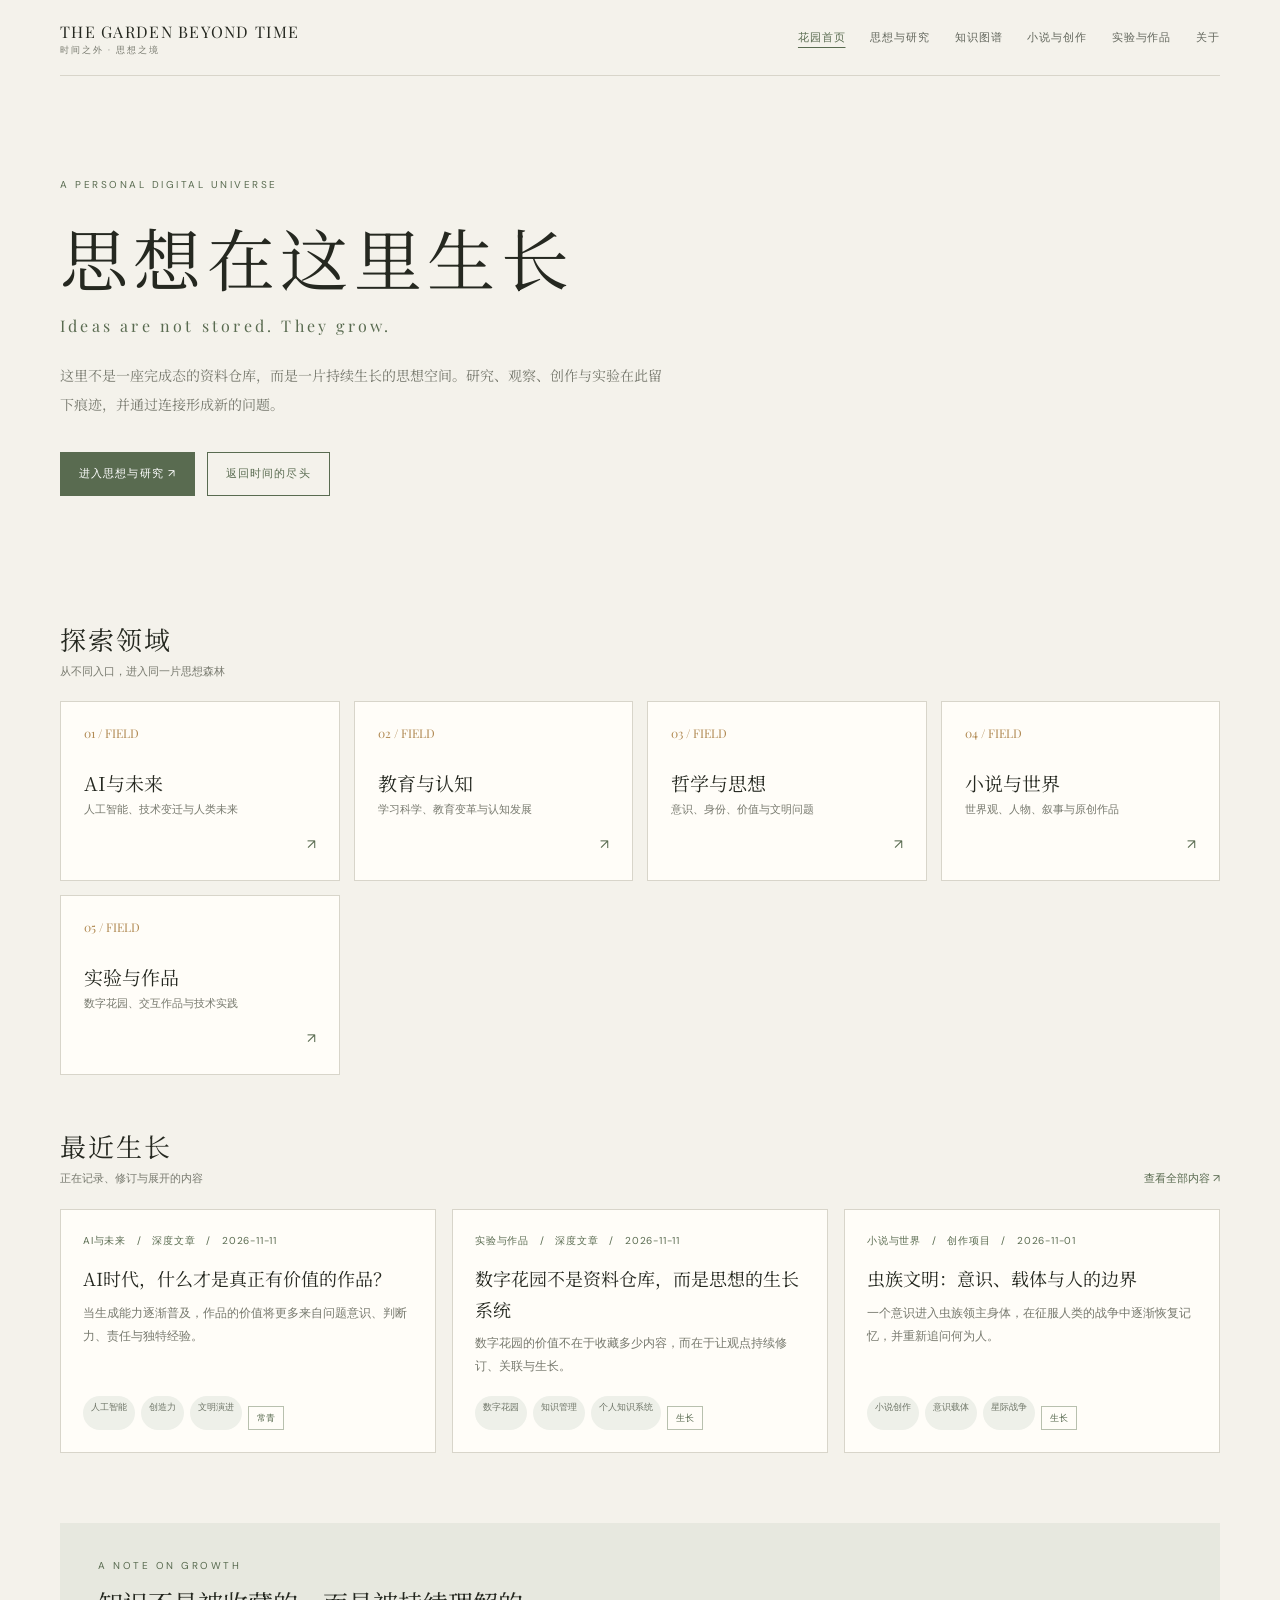
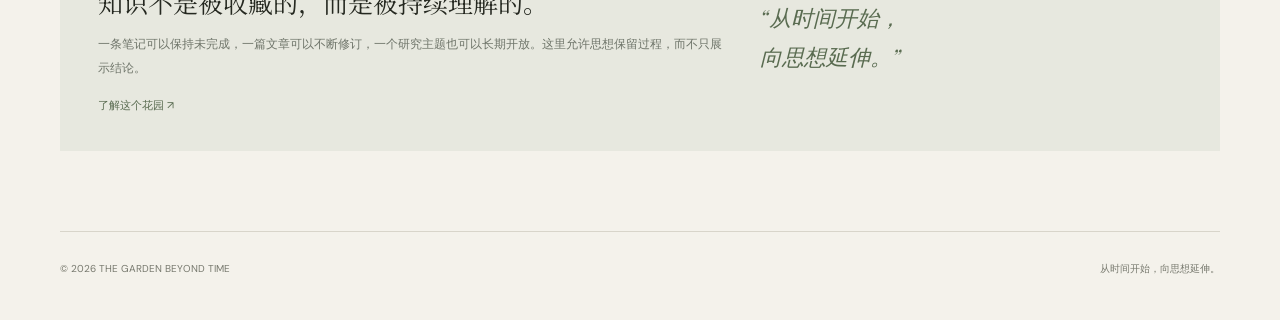
<file: garden/index.html>
<!doctype html>
<html lang="zh-CN"><head><meta charset="utf-8"><meta name="viewport" content="width=device-width,initial-scale=1"><meta name="theme-color" content="#f4f2eb"><meta name="description" content="一个持续生长的个人数字花园，记录AI、教育、哲学、小说与实验。"><title>数字花园 · THE GARDEN BEYOND TIME</title><link rel="stylesheet" href="../assets/css/garden.css"></head>
<body data-page="home"><div class="shell">
<header class="topbar"><a class="brand" href="../index.html">THE GARDEN BEYOND TIME<small>时间之外 · 思想之境</small></a><nav class="nav"><a href="./index.html" class="active">花园首页</a><a href="./articles.html">思想与研究</a><a href="./graph.html">知识图谱</a><a href="./creations.html">小说与创作</a><a href="./experiments.html">实验与作品</a><a href="./about.html">关于</a></nav></header>
<section class="hero"><div class="eyebrow">A PERSONAL DIGITAL UNIVERSE</div><h1>思想在这里生长</h1><div class="en">Ideas are not stored. They grow.</div><p>这里不是一座完成态的资料仓库，而是一片持续生长的思想空间。研究、观察、创作与实验在此留下痕迹，并通过连接形成新的问题。</p><div class="hero-actions"><a class="button primary" href="./articles.html">进入思想与研究 ↗</a><a class="button" href="../index.html">返回时间的尽头</a></div></section>
<section><div class="section-head"><div><h2>探索领域</h2><p>从不同入口，进入同一片思想森林</p></div></div><div class="domain-grid" id="domainGrid"></div></section>
<section><div class="section-head"><div><h2>最近生长</h2><p>正在记录、修订与展开的内容</p></div><a class="text-link" href="./articles.html">查看全部内容 ↗</a></div><div class="article-grid" id="recentGrid"></div></section>
<section class="feature"><div><div class="eyebrow">A NOTE ON GROWTH</div><h2>知识不是被收藏的，而是被持续理解的。</h2><p>一条笔记可以保持未完成，一篇文章可以不断修订，一个研究主题也可以长期开放。这里允许思想保留过程，而不只展示结论。</p><a class="text-link" href="./about.html">了解这个花园 ↗</a></div><div class="feature-quote">“从时间开始，<br>向思想延伸。”</div></section>
<footer class="footer"><span>© 2026 THE GARDEN BEYOND TIME</span><span>从时间开始，向思想延伸。</span></footer></div><script src="../assets/js/garden.js"></script></body></html>
</file>
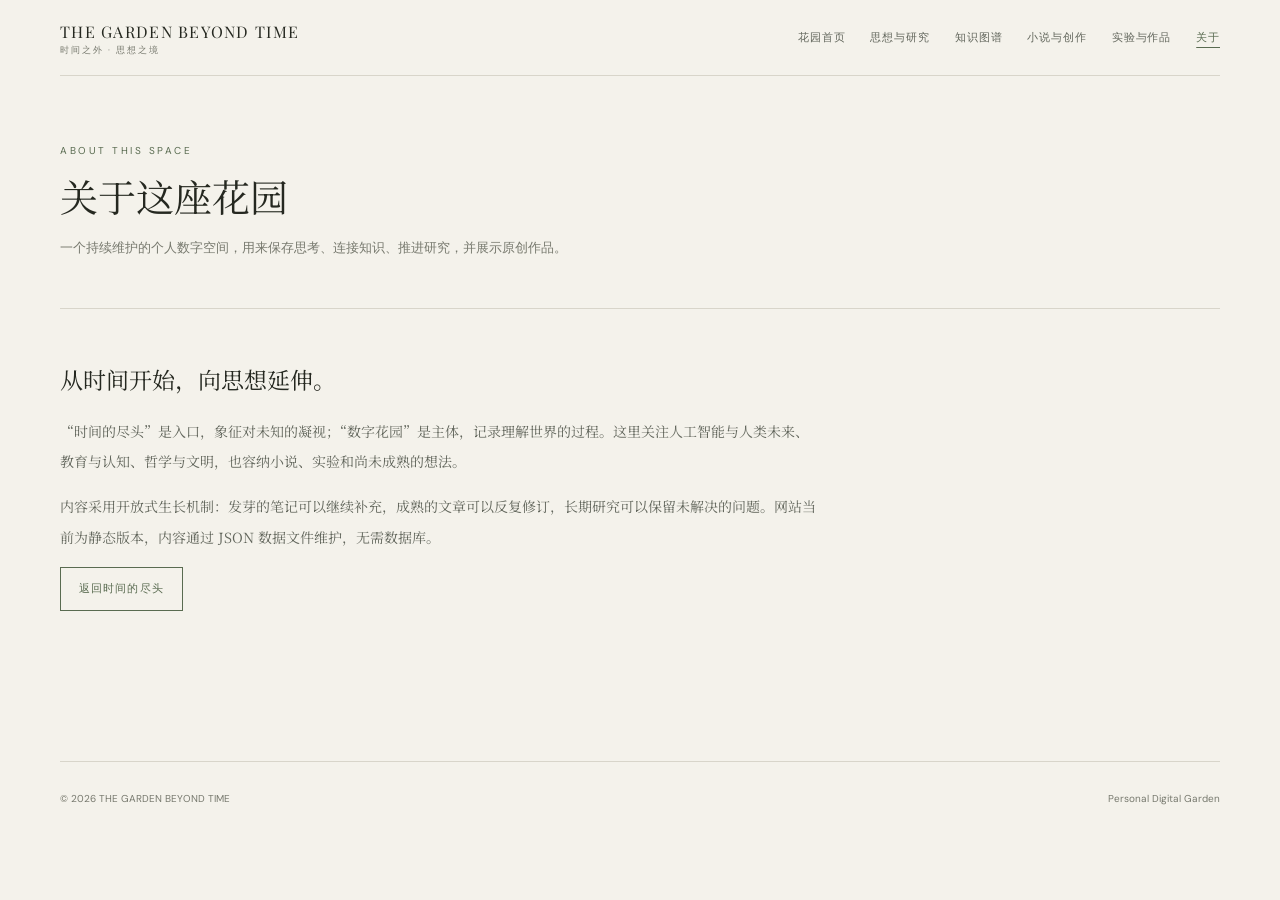
<file: garden/about.html>
<!doctype html><html lang="zh-CN"><head><meta charset="utf-8"><meta name="viewport" content="width=device-width,initial-scale=1"><title>关于 · 时间之外</title><link rel="stylesheet" href="../assets/css/garden.css"></head><body><div class="shell"><header class="topbar"><a class="brand" href="../index.html">THE GARDEN BEYOND TIME<small>时间之外 · 思想之境</small></a><nav class="nav"><a href="./index.html">花园首页</a><a href="./articles.html">思想与研究</a><a href="./graph.html">知识图谱</a><a href="./creations.html">小说与创作</a><a href="./experiments.html">实验与作品</a><a class="active" href="./about.html">关于</a></nav></header><section class="page-head"><div class="eyebrow">ABOUT THIS SPACE</div><h1>关于这座花园</h1><p>一个持续维护的个人数字空间，用来保存思考、连接知识、推进研究，并展示原创作品。</p></section><section style="max-width:760px;padding:35px 0 70px"><h2 style="font:400 23px var(--serif)">从时间开始，向思想延伸。</h2><p style="font:14px/2.2 var(--serif);color:#62665c">“时间的尽头”是入口，象征对未知的凝视；“数字花园”是主体，记录理解世界的过程。这里关注人工智能与人类未来、教育与认知、哲学与文明，也容纳小说、实验和尚未成熟的想法。</p><p style="font:14px/2.2 var(--serif);color:#62665c">内容采用开放式生长机制：发芽的笔记可以继续补充，成熟的文章可以反复修订，长期研究可以保留未解决的问题。网站当前为静态版本，内容通过 JSON 数据文件维护，无需数据库。</p><a class="button" href="../index.html">返回时间的尽头</a></section><footer class="footer"><span>© 2026 THE GARDEN BEYOND TIME</span><span>Personal Digital Garden</span></footer></div></body></html>
</file>
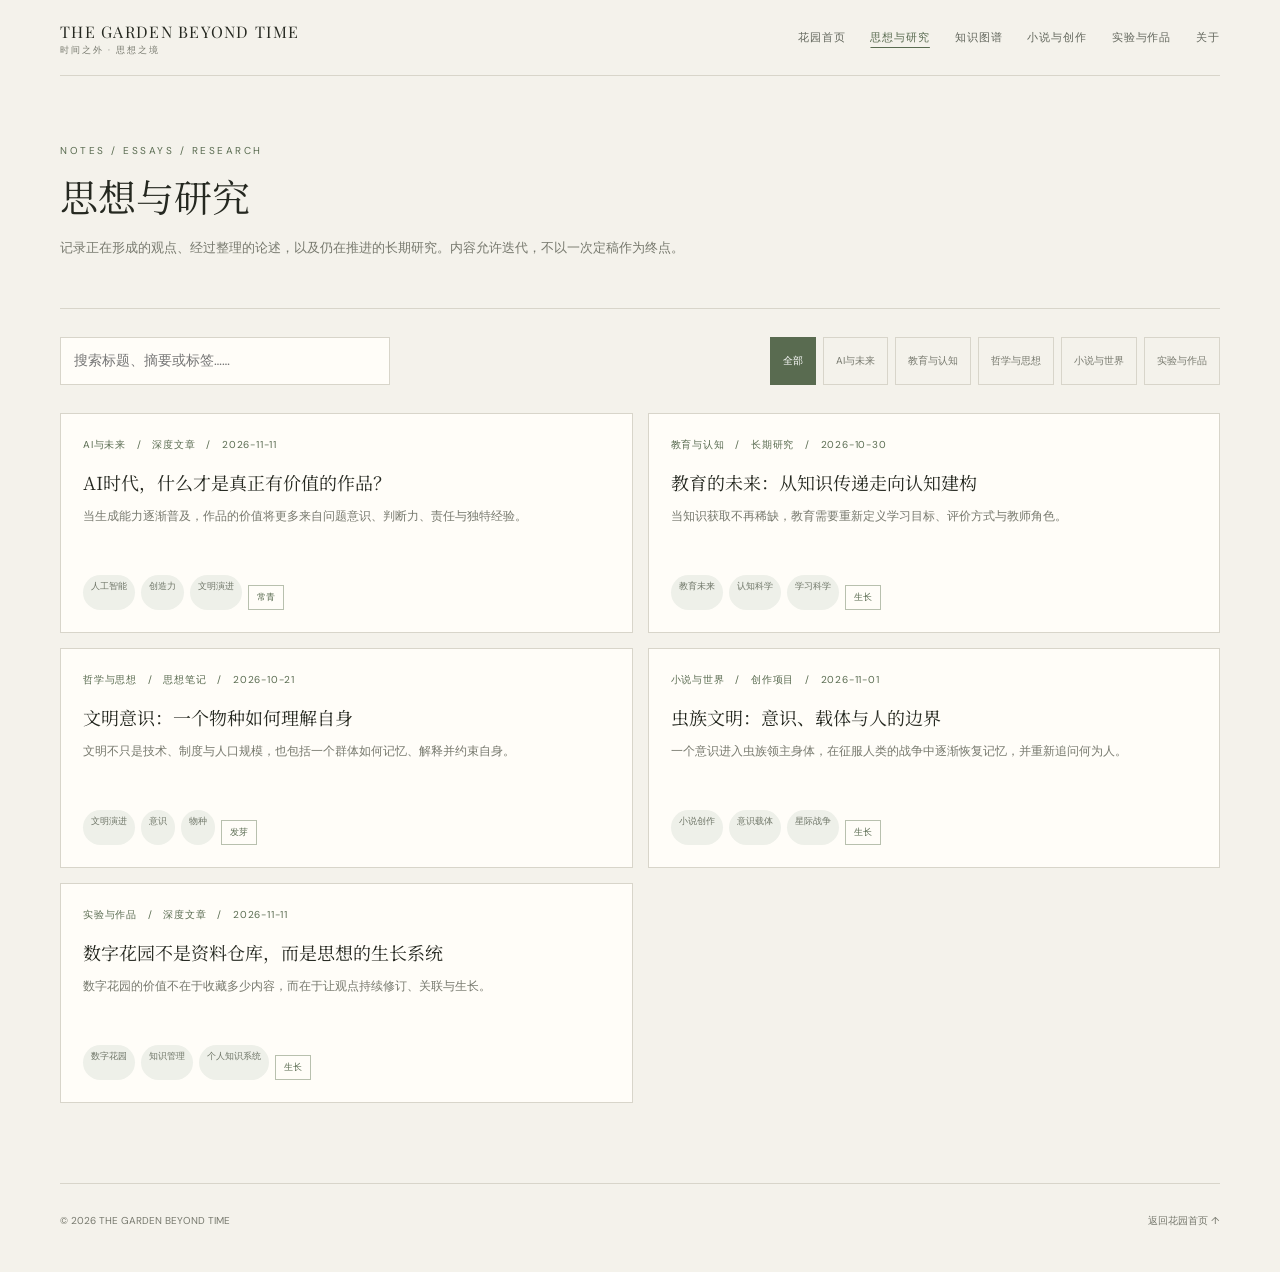
<file: garden/articles.html>
<!doctype html><html lang="zh-CN"><head><meta charset="utf-8"><meta name="viewport" content="width=device-width,initial-scale=1"><title>思想与研究 · 时间之外</title><link rel="stylesheet" href="../assets/css/garden.css"></head><body data-page="articles"><div class="shell"><header class="topbar"><a class="brand" href="../index.html">THE GARDEN BEYOND TIME<small>时间之外 · 思想之境</small></a><nav class="nav"><a href="./index.html">花园首页</a><a class="active" href="./articles.html">思想与研究</a><a href="./graph.html">知识图谱</a><a href="./creations.html">小说与创作</a><a href="./experiments.html">实验与作品</a><a href="./about.html">关于</a></nav></header><section class="page-head"><div class="eyebrow">NOTES / ESSAYS / RESEARCH</div><h1>思想与研究</h1><p>记录正在形成的观点、经过整理的论述，以及仍在推进的长期研究。内容允许迭代，不以一次定稿作为终点。</p></section><div class="toolbar"><input class="search" id="searchInput" placeholder="搜索标题、摘要或标签……"><div class="filter" id="filterBar"></div></div><div class="content-list" id="articleList"></div><footer class="footer"><span>© 2026 THE GARDEN BEYOND TIME</span><a href="./index.html">返回花园首页 ↑</a></footer></div><script src="../assets/js/garden.js"></script></body></html>
</file>
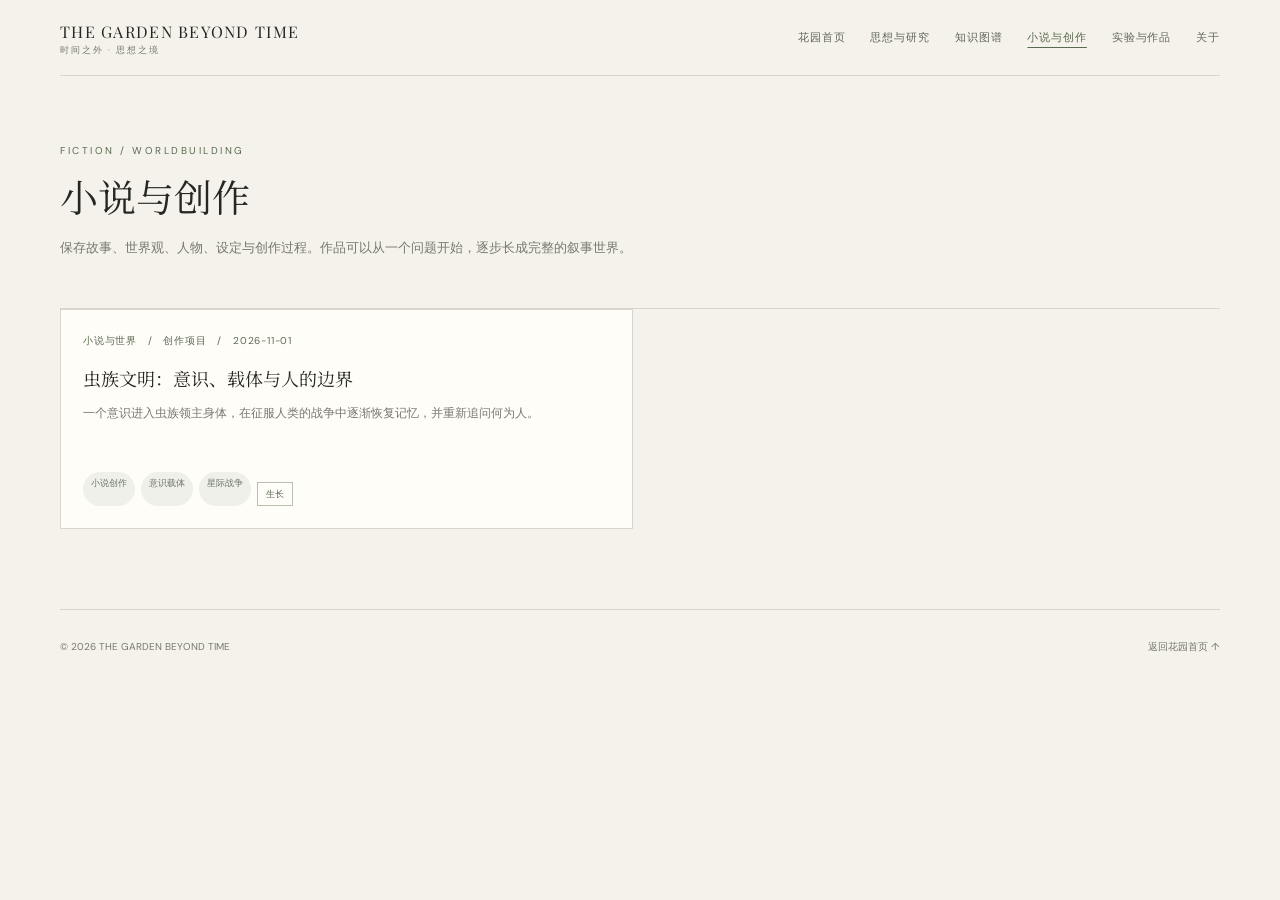
<file: garden/creations.html>
<!doctype html><html lang="zh-CN"><head><meta charset="utf-8"><meta name="viewport" content="width=device-width,initial-scale=1"><title>小说与创作 · 时间之外</title><link rel="stylesheet" href="../assets/css/garden.css"></head><body data-page="creations"><div class="shell"><header class="topbar"><a class="brand" href="../index.html">THE GARDEN BEYOND TIME<small>时间之外 · 思想之境</small></a><nav class="nav"><a href="./index.html">花园首页</a><a href="./articles.html">思想与研究</a><a href="./graph.html">知识图谱</a><a class="active" href="./creations.html">小说与创作</a><a href="./experiments.html">实验与作品</a><a href="./about.html">关于</a></nav></header><section class="page-head"><div class="eyebrow">FICTION / WORLDBUILDING</div><h1>小说与创作</h1><p>保存故事、世界观、人物、设定与创作过程。作品可以从一个问题开始，逐步长成完整的叙事世界。</p></section><div class="content-list" id="creationList"></div><footer class="footer"><span>© 2026 THE GARDEN BEYOND TIME</span><a href="./index.html">返回花园首页 ↑</a></footer></div><script src="../assets/js/garden.js"></script></body></html>
</file>
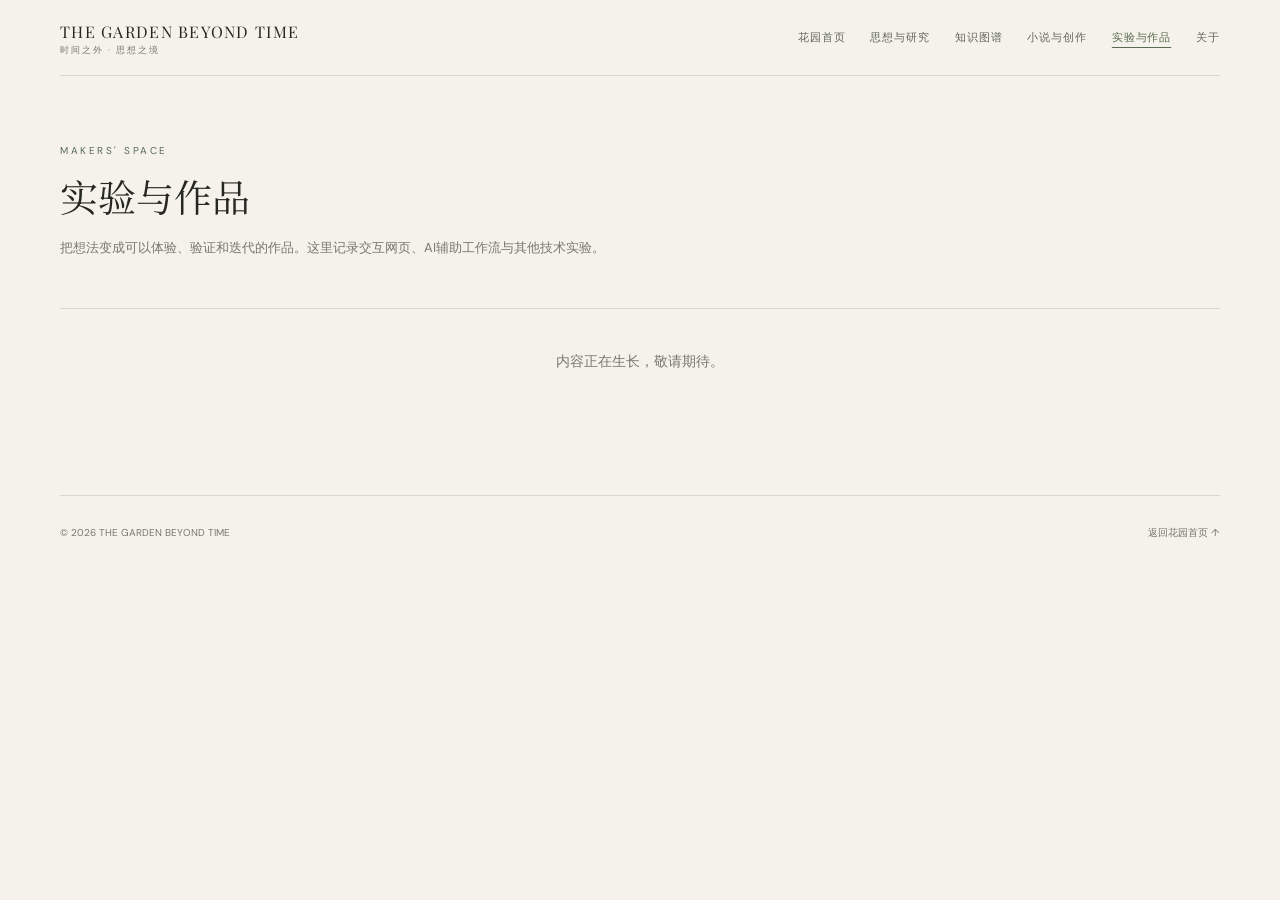
<file: garden/experiments.html>
<!doctype html><html lang="zh-CN"><head><meta charset="utf-8"><meta name="viewport" content="width=device-width,initial-scale=1"><title>实验与作品 · 时间之外</title><link rel="stylesheet" href="../assets/css/garden.css"></head><body data-page="experiments"><div class="shell"><header class="topbar"><a class="brand" href="../index.html">THE GARDEN BEYOND TIME<small>时间之外 · 思想之境</small></a><nav class="nav"><a href="./index.html">花园首页</a><a href="./articles.html">思想与研究</a><a href="./graph.html">知识图谱</a><a href="./creations.html">小说与创作</a><a class="active" href="./experiments.html">实验与作品</a><a href="./about.html">关于</a></nav></header><section class="page-head"><div class="eyebrow">MAKERS' SPACE</div><h1>实验与作品</h1><p>把想法变成可以体验、验证和迭代的作品。这里记录交互网页、AI辅助工作流与其他技术实验。</p></section><div class="content-list" id="experimentList"></div><footer class="footer"><span>© 2026 THE GARDEN BEYOND TIME</span><a href="./index.html">返回花园首页 ↑</a></footer></div><script src="../assets/js/garden.js"></script></body></html>
</file>
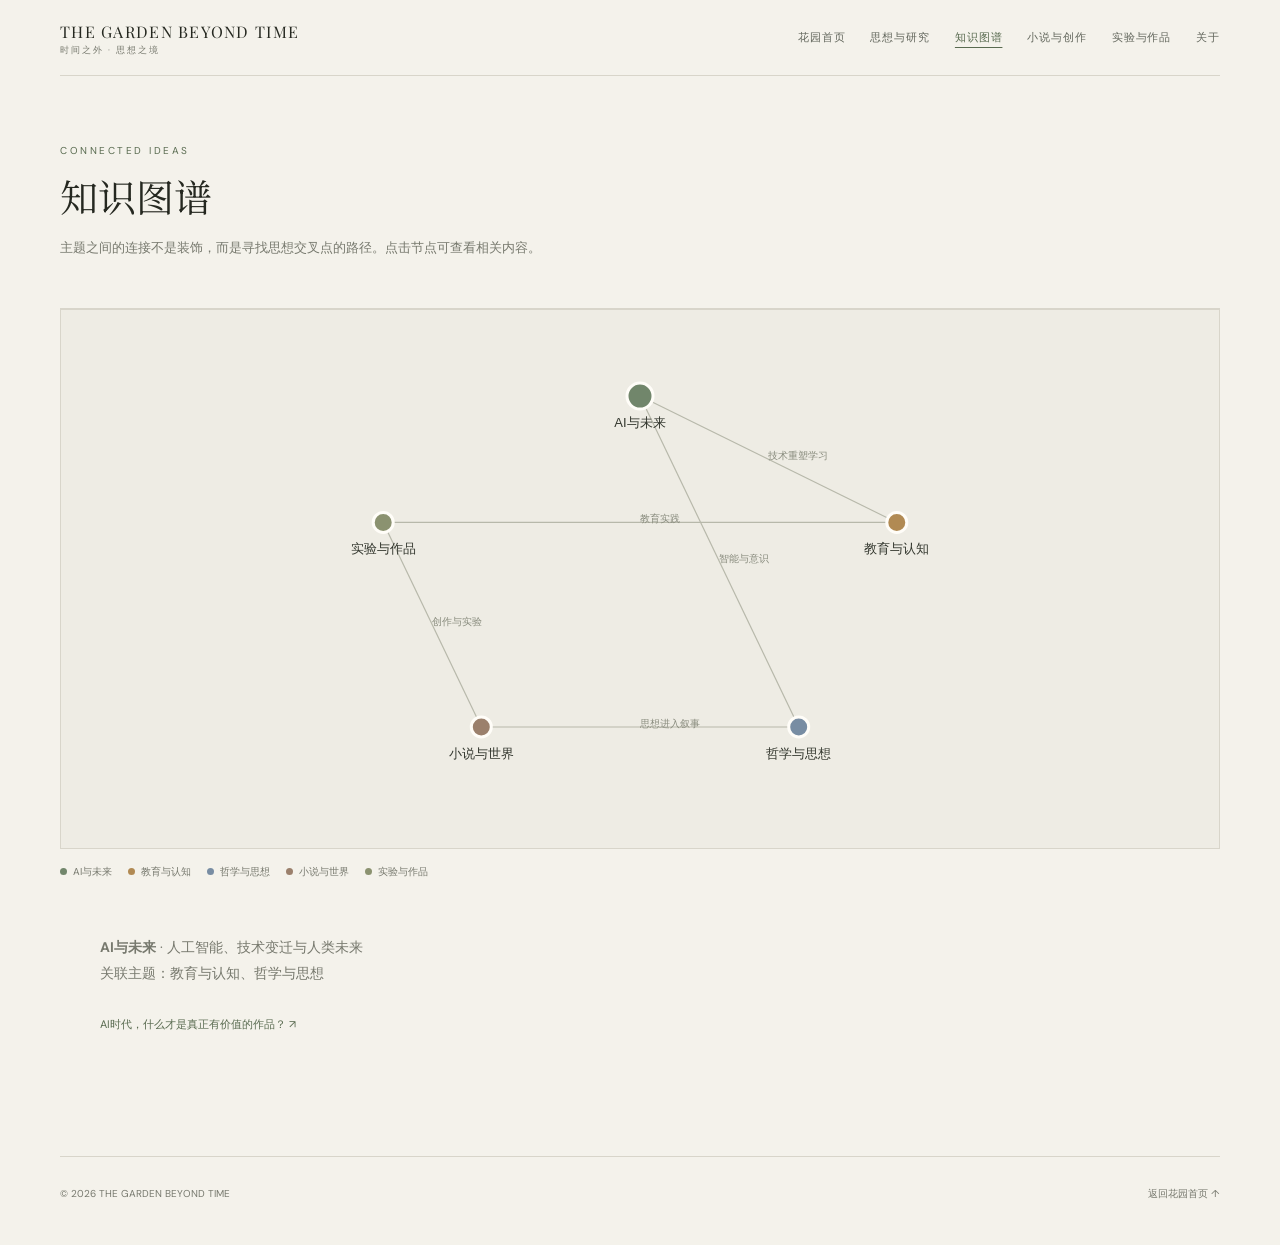
<file: garden/graph.html>
<!doctype html><html lang="zh-CN"><head><meta charset="utf-8"><meta name="viewport" content="width=device-width,initial-scale=1"><title>知识图谱 · 时间之外</title><link rel="stylesheet" href="../assets/css/garden.css"></head><body data-page="graph"><div class="shell"><header class="topbar"><a class="brand" href="../index.html">THE GARDEN BEYOND TIME<small>时间之外 · 思想之境</small></a><nav class="nav"><a href="./index.html">花园首页</a><a href="./articles.html">思想与研究</a><a class="active" href="./graph.html">知识图谱</a><a href="./creations.html">小说与创作</a><a href="./experiments.html">实验与作品</a><a href="./about.html">关于</a></nav></header><section class="page-head"><div class="eyebrow">CONNECTED IDEAS</div><h1>知识图谱</h1><p>主题之间的连接不是装饰，而是寻找思想交叉点的路径。点击节点可查看相关内容。</p></section><div class="graph-wrap"><canvas id="graphCanvas"></canvas></div><div class="graph-legend" id="graphLegend"></div><div id="graphResults" class="content-list"></div><footer class="footer"><span>© 2026 THE GARDEN BEYOND TIME</span><a href="./index.html">返回花园首页 ↑</a></footer></div><script src="../assets/js/garden.js"></script></body></html>
</file>
<file: assets/css/garden.css>
@import url('https://fonts.googleapis.com/css2?family=DM+Sans:wght@400;500;600&family=Noto+Serif+SC:wght@400;500;600&family=Playfair+Display:wght@400;500;600&display=swap');
:root{--paper:#f4f2eb;--paper2:#ebe8de;--ink:#252820;--muted:#77796e;--line:#d8d5ca;--green:#596b50;--green2:#829078;--gold:#b18a53;--white:#fffdf8;--serif:"Noto Serif SC",serif;--sans:"DM Sans",sans-serif;--display:"Playfair Display",serif}
*{box-sizing:border-box}html{scroll-behavior:smooth}body{margin:0;background:var(--paper);color:var(--ink);font-family:var(--sans);font-size:14px;line-height:1.8}a{color:inherit;text-decoration:none}button,input{font:inherit}.shell{width:min(1160px,calc(100% - 48px));margin:auto}.topbar{height:76px;border-bottom:1px solid var(--line);display:flex;align-items:center;justify-content:space-between;gap:24px}.brand{font-family:var(--display);font-size:16px;letter-spacing:.08em}.brand small{display:block;font:9px var(--sans);letter-spacing:.22em;color:var(--muted);margin-top:-3px}.nav{display:flex;gap:25px;align-items:center;flex-wrap:wrap}.nav a{font-size:11px;letter-spacing:.08em;color:#62665c}.nav a:hover,.nav a.active{color:var(--green);text-decoration:underline;text-underline-offset:6px}.hero{padding:100px 0 72px;max-width:850px}.eyebrow{font-size:10px;letter-spacing:.25em;color:var(--green);text-transform:uppercase}.hero h1{font:400 clamp(38px,6vw,68px)/1.25 var(--serif);letter-spacing:.08em;margin:20px 0 16px}.hero .en{font:16px var(--display);letter-spacing:.2em;color:var(--green);margin-bottom:25px}.hero p{max-width:610px;color:var(--muted);font:14px/2.1 var(--serif)}.hero-actions{display:flex;gap:12px;margin-top:32px;flex-wrap:wrap}.button{display:inline-flex;align-items:center;justify-content:center;padding:11px 18px;border:1px solid var(--green);color:var(--green);font-size:11px;letter-spacing:.1em;transition:.2s}.button.primary{background:var(--green);color:white}.button:hover{transform:translateY(-2px);box-shadow:0 8px 20px #26331b16}.section-head{display:flex;justify-content:space-between;align-items:end;margin:52px 0 20px;gap:20px}.section-head h2{font:400 26px var(--serif);margin:0;letter-spacing:.08em}.section-head p{margin:5px 0 0;color:var(--muted);font-size:11px}.text-link{font-size:11px;color:var(--green);white-space:nowrap}.domain-grid{display:grid;grid-template-columns:repeat(4,1fr);gap:14px}.domain{min-height:180px;padding:23px;background:var(--white);border:1px solid var(--line);transition:.25s;display:flex;flex-direction:column;justify-content:space-between}.domain:hover,.article-card:hover{transform:translateY(-3px);border-color:#aab39f;box-shadow:0 12px 30px #26331b0b}.domain .num{font:12px var(--display);color:var(--gold)}.domain h3{font:400 19px var(--serif);margin:15px 0 4px}.domain p{font-size:11px;color:var(--muted);margin:0}.domain .arrow{align-self:flex-end;color:var(--green)}.article-grid{display:grid;grid-template-columns:repeat(3,1fr);gap:16px}.article-card{background:var(--white);border:1px solid var(--line);padding:22px;min-height:220px;display:flex;flex-direction:column;transition:.25s}.meta{font-size:10px;letter-spacing:.08em;color:var(--green)}.article-card h3{font:400 18px/1.7 var(--serif);margin:13px 0 8px}.article-card p{font-size:12px;line-height:1.9;color:var(--muted);margin:0 0 18px}.tags{display:flex;gap:6px;flex-wrap:wrap;margin-top:auto}.tag{font-size:9px;color:#6e7567;background:#eef0e9;padding:3px 8px;border-radius:20px}.feature{margin:70px 0;background:#e7e8df;padding:34px 38px;display:grid;grid-template-columns:1.2fr .8fr;gap:30px;align-items:center}.feature h2{font:400 25px var(--serif);margin:9px 0}.feature p{color:#6f756a;font-size:12px;line-height:2}.feature-quote{font:italic 22px/1.8 var(--display);color:var(--green)}.footer{border-top:1px solid var(--line);margin-top:80px;padding:28px 0 42px;display:flex;justify-content:space-between;gap:20px;color:var(--muted);font-size:10px}.page-head{padding:66px 0 36px;border-bottom:1px solid var(--line)}.page-head h1{font:400 38px var(--serif);margin:8px 0}.page-head p{color:var(--muted);max-width:680px;font-size:13px}.toolbar{display:flex;justify-content:space-between;gap:14px;margin:28px 0;flex-wrap:wrap}.search{width:min(330px,100%);padding:10px 13px;background:var(--white);border:1px solid var(--line);outline:none}.filter{display:flex;gap:7px;flex-wrap:wrap}.filter button{background:transparent;border:1px solid var(--line);padding:7px 12px;font-size:10px;color:var(--muted);cursor:pointer}.filter button.active{background:var(--green);border-color:var(--green);color:white}.content-list{display:grid;grid-template-columns:repeat(2,1fr);gap:15px}.article-layout{display:grid;grid-template-columns:minmax(0,760px) 220px;gap:60px;padding:55px 0}.article-body h1{font:400 38px/1.5 var(--serif);margin:12px 0}.article-body .summary{font:16px/2 var(--serif);color:var(--muted);border-bottom:1px solid var(--line);padding-bottom:25px}.article-body h2{font:400 23px var(--serif);margin:38px 0 12px}.article-body p{font:14px/2.2 var(--serif);color:#4e5148}.article-body blockquote{border-left:2px solid var(--green2);margin:25px 0;padding:5px 20px;color:var(--green);font:16px/2 var(--serif)}.side-note{border-left:1px solid var(--line);padding-left:22px;color:var(--muted);font-size:11px;height:max-content}.side-note strong{color:var(--green);display:block;margin:0 0 8px}.status{display:inline-block;font-size:9px;padding:3px 8px;border:1px solid #b8c0ae;color:var(--green);margin-top:10px}.graph-wrap{background:#eeece4;border:1px solid var(--line);height:540px;position:relative;overflow:hidden}.graph-wrap canvas{width:100%;height:100%;display:block}.graph-legend{display:flex;gap:16px;flex-wrap:wrap;font-size:10px;color:var(--muted);margin:14px 0}.legend-dot{display:inline-block;width:7px;height:7px;border-radius:50%;margin-right:6px}.empty{padding:40px;text-align:center;color:var(--muted);grid-column:1/-1}@media(max-width:800px){.domain-grid{grid-template-columns:repeat(2,1fr)}.article-grid{grid-template-columns:repeat(2,1fr)}.feature{grid-template-columns:1fr}.article-layout{grid-template-columns:1fr;gap:20px}.side-note{border-left:0;border-top:1px solid var(--line);padding:18px 0}.nav{gap:12px}.topbar{height:auto;min-height:70px;padding:15px 0}}@media(max-width:560px){.shell{width:min(100% - 32px,1160px)}.topbar{align-items:flex-start;flex-direction:column}.nav{padding-bottom:4px}.hero{padding:68px 0 42px}.domain-grid,.article-grid,.content-list{grid-template-columns:1fr}.domain{min-height:145px}.feature{padding:25px}.section-head{margin-top:40px}.page-head{padding:45px 0 25px}.page-head h1{font-size:31px}.footer{flex-direction:column}}
</file>
